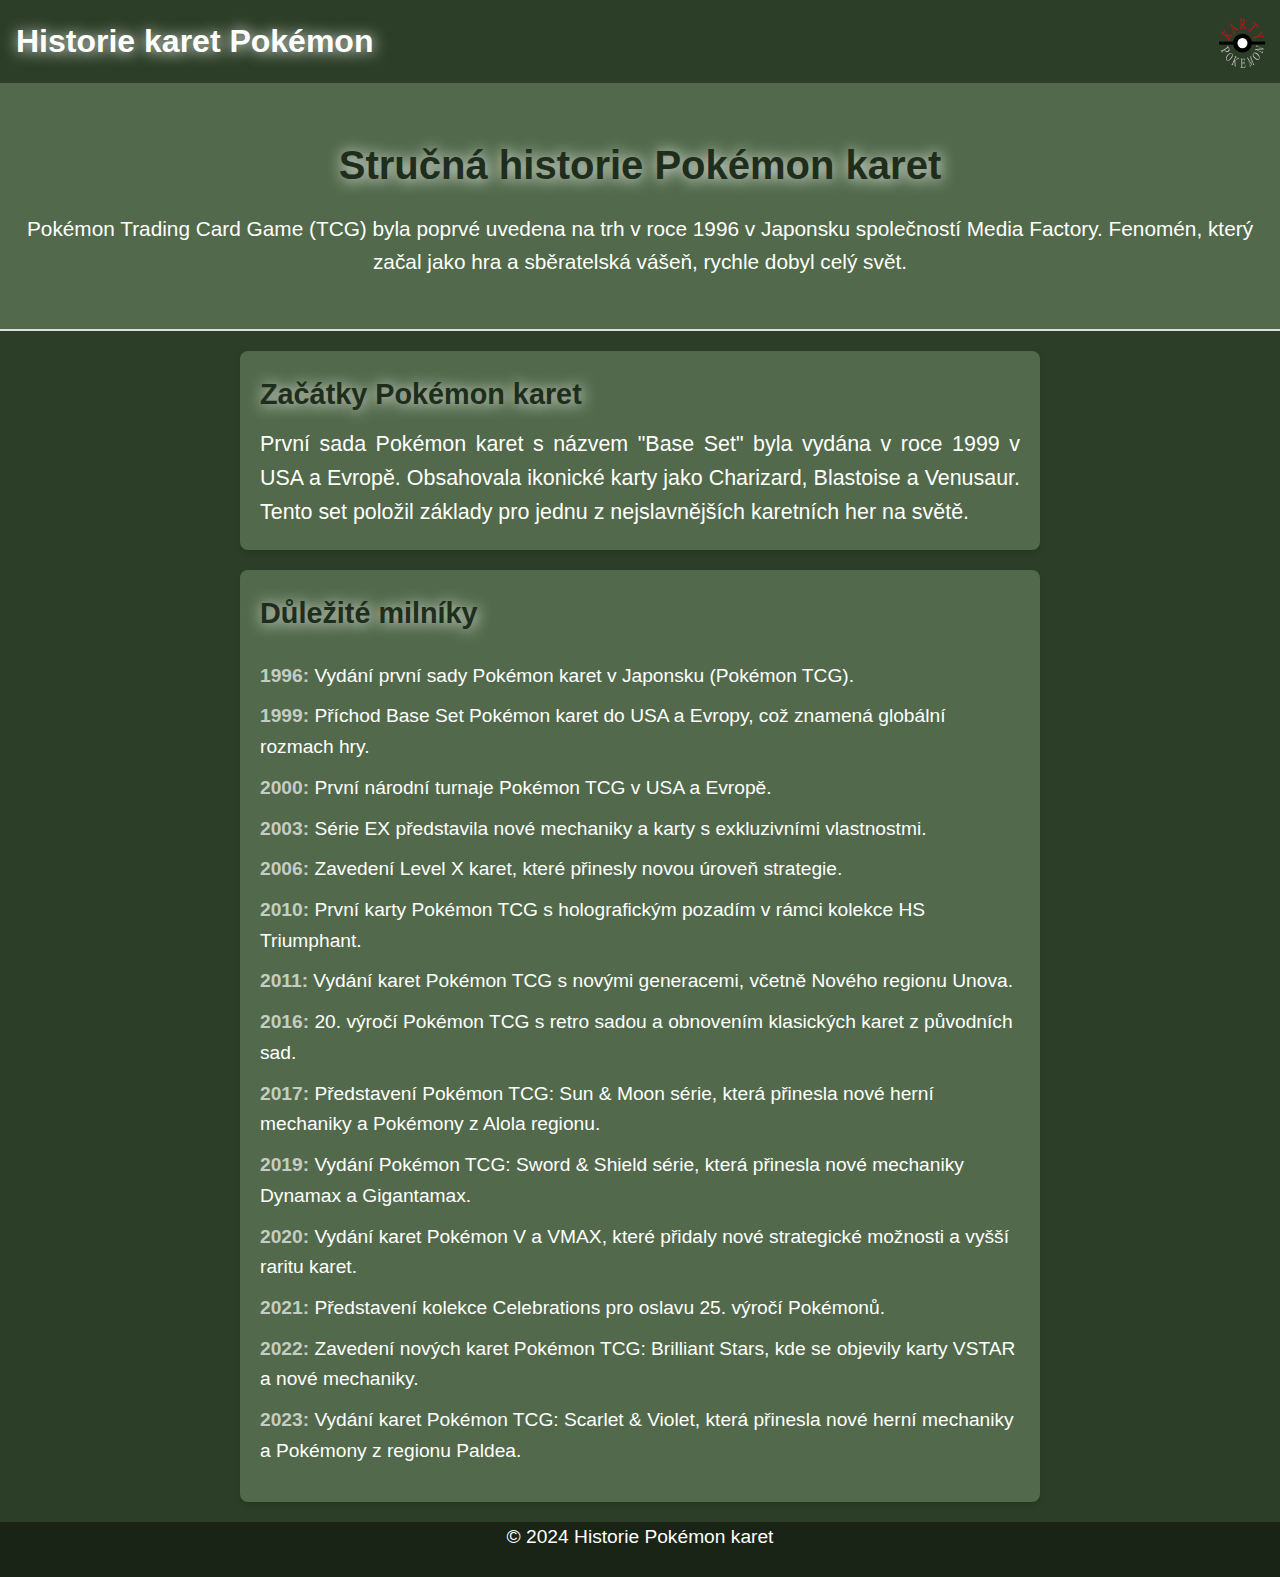
<file: X-historie/historie.html>
<!DOCTYPE html>
<html lang="cs">
<head>
    <meta charset="UTF-8">
    <meta name="viewport" content="width=device-width, initial-scale=1.0">
    <title>Historie Pokémon karet</title>
    <link rel="stylesheet" href="/X-historie/stylehistorie.css">
</head>
<body>
    <header>
        <nav class="navbar">
            <div class="logo">Historie karet Pokémon</div>
            <a href="/index.html" class="button">
                <img src="/obrazky/logov2.svg" alt="Home Icon">
            </a>
        </nav>
    </header>

    <main>
        <section class="hero">
            <h1>Stručná historie Pokémon karet</h1>
            <p>Pokémon Trading Card Game (TCG) byla poprvé uvedena na trh v roce 1996 v Japonsku společností Media Factory. Fenomén, který začal jako hra a sběratelská vášeň, rychle dobyl celý svět.</p>
        </section>

        <section class="history">
            <h2>Začátky Pokémon karet</h2>
            <p>První sada Pokémon karet s názvem "Base Set" byla vydána v roce 1999 v USA a Evropě. Obsahovala ikonické karty jako Charizard, Blastoise a Venusaur. Tento set položil základy pro jednu z nejslavnějších karetních her na světě.</p>
        </section>
        
        <section class="milestones">
            <h2>Důležité milníky</h2>
            <ul>
                <li><strong>1996:</strong> <wt> Vydání první sady Pokémon karet v Japonsku (Pokémon TCG). </wt></li>
                <li><strong>1999:</strong> <wt>Příchod Base Set Pokémon karet do USA a Evropy, což znamená globální rozmach hry.</wt></li>
                <li><strong>2000:</strong> <wt>První národní turnaje Pokémon TCG v USA a Evropě.</wt></li>
                <li><strong>2003:</strong> <wt>Série EX představila nové mechaniky a karty s exkluzivními vlastnostmi.</wt></li>
                <li><strong>2006:</strong> <wt>Zavedení Level X karet, které přinesly novou úroveň strategie.</wt></li>
                <li><strong>2010:</strong> <wt>První karty Pokémon TCG s holografickým pozadím v rámci kolekce HS Triumphant.</wt></li>
                <li><strong>2011:</strong> <wt>Vydání karet Pokémon TCG s novými generacemi, včetně Nového regionu Unova.</wt></li>
                <li><strong>2016:</strong> <wt>20. výročí Pokémon TCG s retro sadou a obnovením klasických karet z původních sad.</wt></li>
                <li><strong>2017:</strong> <wt>Představení Pokémon TCG: Sun & Moon série, která přinesla nové herní mechaniky a Pokémony z Alola regionu.</wt></li>
                <li><strong>2019:</strong> <wt>Vydání Pokémon TCG: Sword & Shield série, která přinesla nové mechaniky Dynamax a Gigantamax.</wt></li>
                <li><strong>2020:</strong> <wt>Vydání karet Pokémon V a VMAX, které přidaly nové strategické možnosti a vyšší raritu karet.</wt></li>
                <li><strong>2021:</strong> <wt>Představení kolekce Celebrations pro oslavu 25. výročí Pokémonů.</wt></li>
                <li><strong>2022:</strong> <wt>Zavedení nových karet Pokémon TCG: Brilliant Stars, kde se objevily karty VSTAR a nové mechaniky.</li>
                <li><strong>2023:</strong> <wt>Vydání karet Pokémon TCG: Scarlet & Violet, která přinesla nové herní mechaniky a Pokémony z regionu Paldea.</wt></li>
            </ul>
        </section>
    </main>

    <footer class="text-center-footer">
        <p>&copy; 2024 Historie Pokémon karet</p>
    </footer>
</body>
</html>
</file>
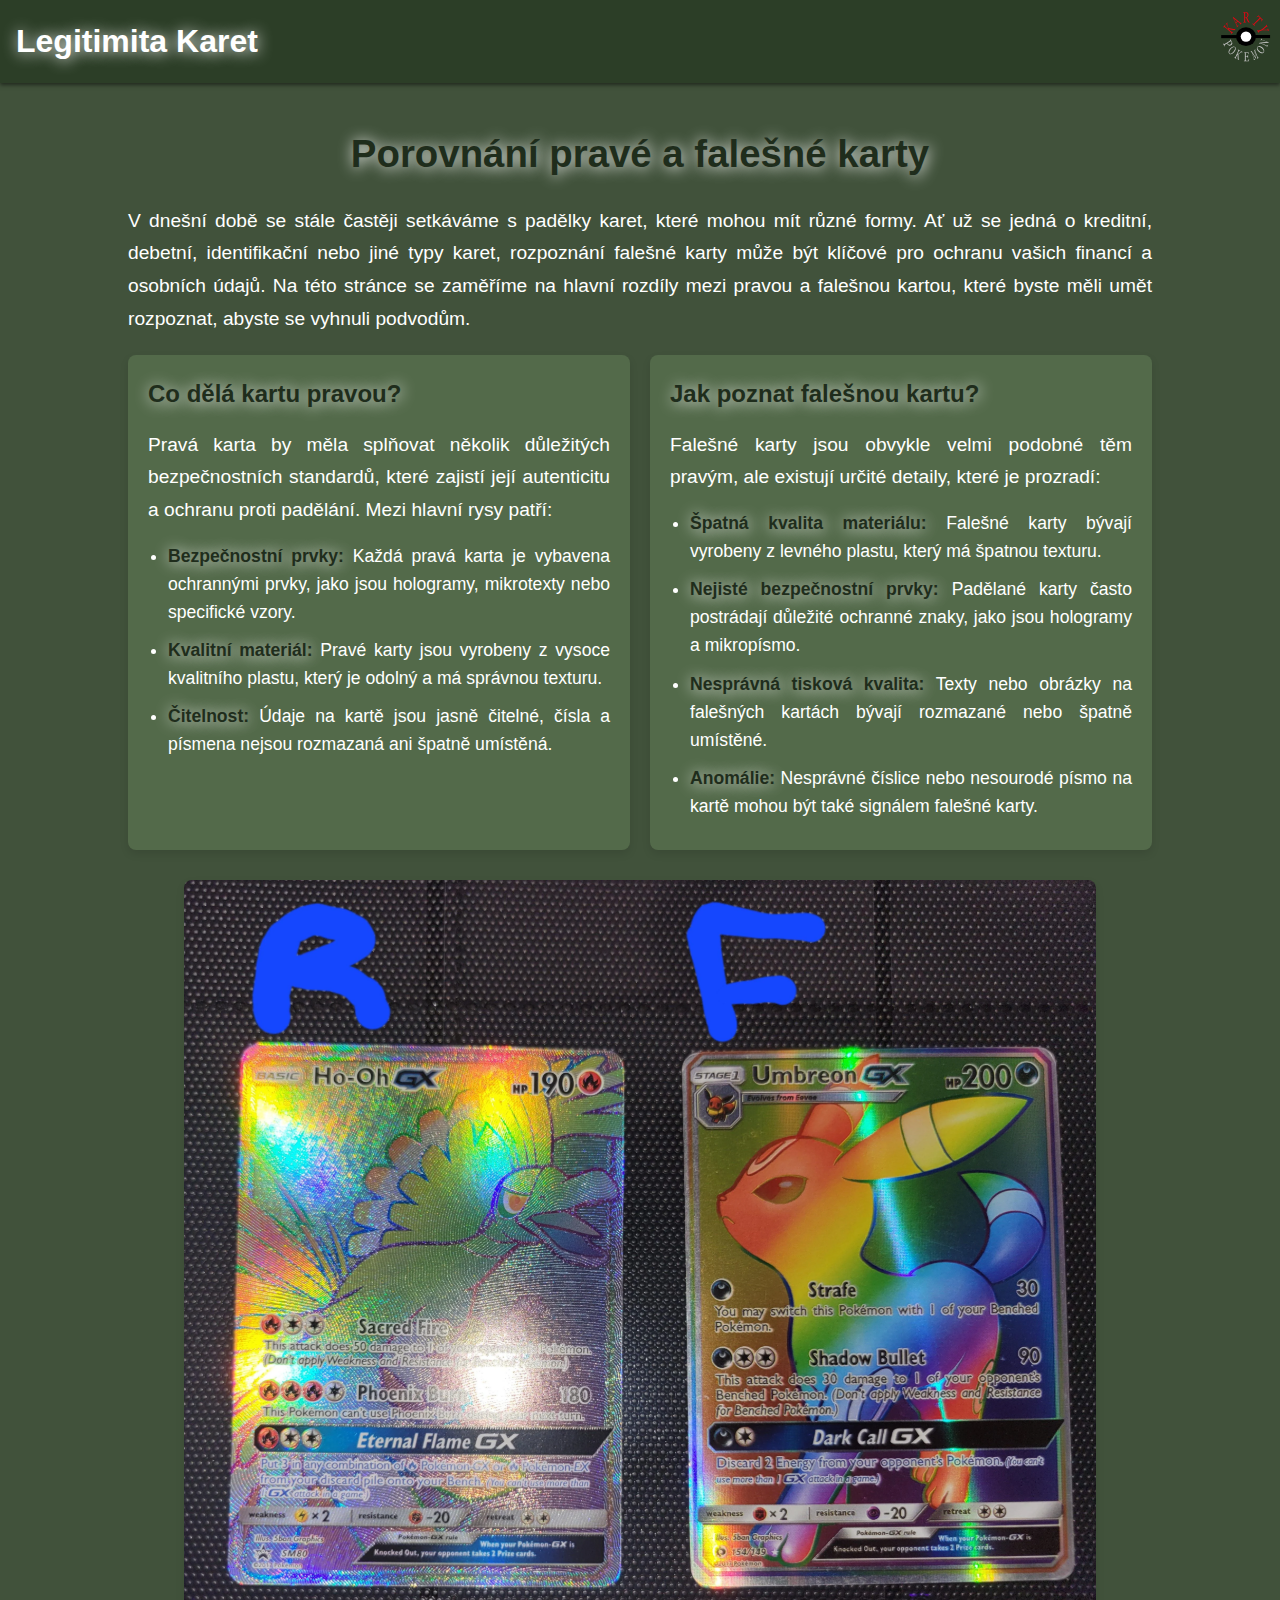
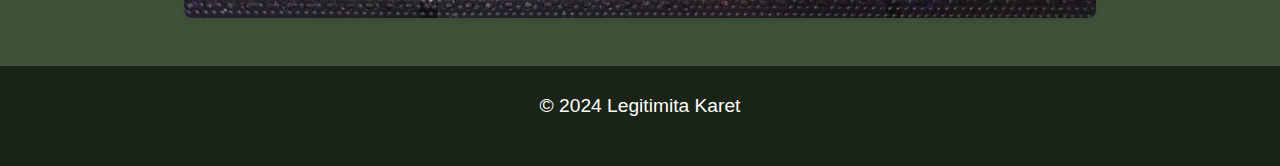
<file: X-legitimita/legitimita.html>
<!DOCTYPE html>
<html lang="cs">
<head>
    <meta charset="UTF-8">
    <meta name="viewport" content="width=device-width, initial-scale=1.0">
    <title>Legitimita Karet</title>
    <link rel="stylesheet" href="stylelegitimita.css">
</head>
<body>

<header>
    <h1>Legitimita Karet</h1>
    <a href="/index.html" class="button">
        <img src="/obrazky/logov2.svg" alt="Home Icon" class="button-icon">
    </a>
</header>

<div class="container">
    <section>
        <h2 class="section-title">Porovnání pravé a falešné karty</h2>
        <p>V dnešní době se stále častěji setkáváme s padělky karet, které mohou mít různé formy. Ať už se jedná o kreditní, debetní, identifikační nebo jiné typy karet, rozpoznání falešné karty může být klíčové pro ochranu vašich financí a osobních údajů. Na této stránce se zaměříme na hlavní rozdíly mezi pravou a falešnou kartou, které byste měli umět rozpoznat, abyste se vyhnuli podvodům.</p>
        
        <!-- Nové rozdělení textu do dvou sloupců -->
        <div class="comparison">
            <div class="column">
                <h3>Co dělá kartu pravou?</h3>
                <p>Pravá karta by měla splňovat několik důležitých bezpečnostních standardů, které zajistí její autenticitu a ochranu proti padělání. Mezi hlavní rysy patří:</p>
                <ul>
                    <li><strong>Bezpečnostní prvky:</strong> Každá pravá karta je vybavena ochrannými prvky, jako jsou hologramy, mikrotexty nebo specifické vzory.</li>
                    <li><strong>Kvalitní materiál:</strong> Pravé karty jsou vyrobeny z vysoce kvalitního plastu, který je odolný a má správnou texturu.</li>
                    <li><strong>Čitelnost:</strong> Údaje na kartě jsou jasně čitelné, čísla a písmena nejsou rozmazaná ani špatně umístěná.</li>
                </ul>
            </div>
            <div class="column">
                <h3>Jak poznat falešnou kartu?</h3>
                <p>Falešné karty jsou obvykle velmi podobné těm pravým, ale existují určité detaily, které je prozradí:</p>
                <ul>
                    <li><strong>Špatná kvalita materiálu:</strong> Falešné karty bývají vyrobeny z levného plastu, který má špatnou texturu.</li>
                    <li><strong>Nejisté bezpečnostní prvky:</strong> Padělané karty často postrádají důležité ochranné znaky, jako jsou hologramy a mikropísmo.</li>
                    <li><strong>Nesprávná tisková kvalita:</strong> Texty nebo obrázky na falešných kartách bývají rozmazané nebo špatně umístěné.</li>
                    <li><strong>Anomálie:</strong> Nesprávné číslice nebo nesourodé písmo na kartě mohou být také signálem falešné karty.</li>
                </ul>
            </div>
        </div>

        <!-- Obrázek karet -->
        <div class="card-image">
            <img src="/obrazky/realvsfake.png" alt="Porovnání pravé a falešné karty">
        </div>
    </section>
</div>

<footer>
    <p>&copy; 2024 Legitimita Karet</p>
</footer>

</body>
</html>
</file>
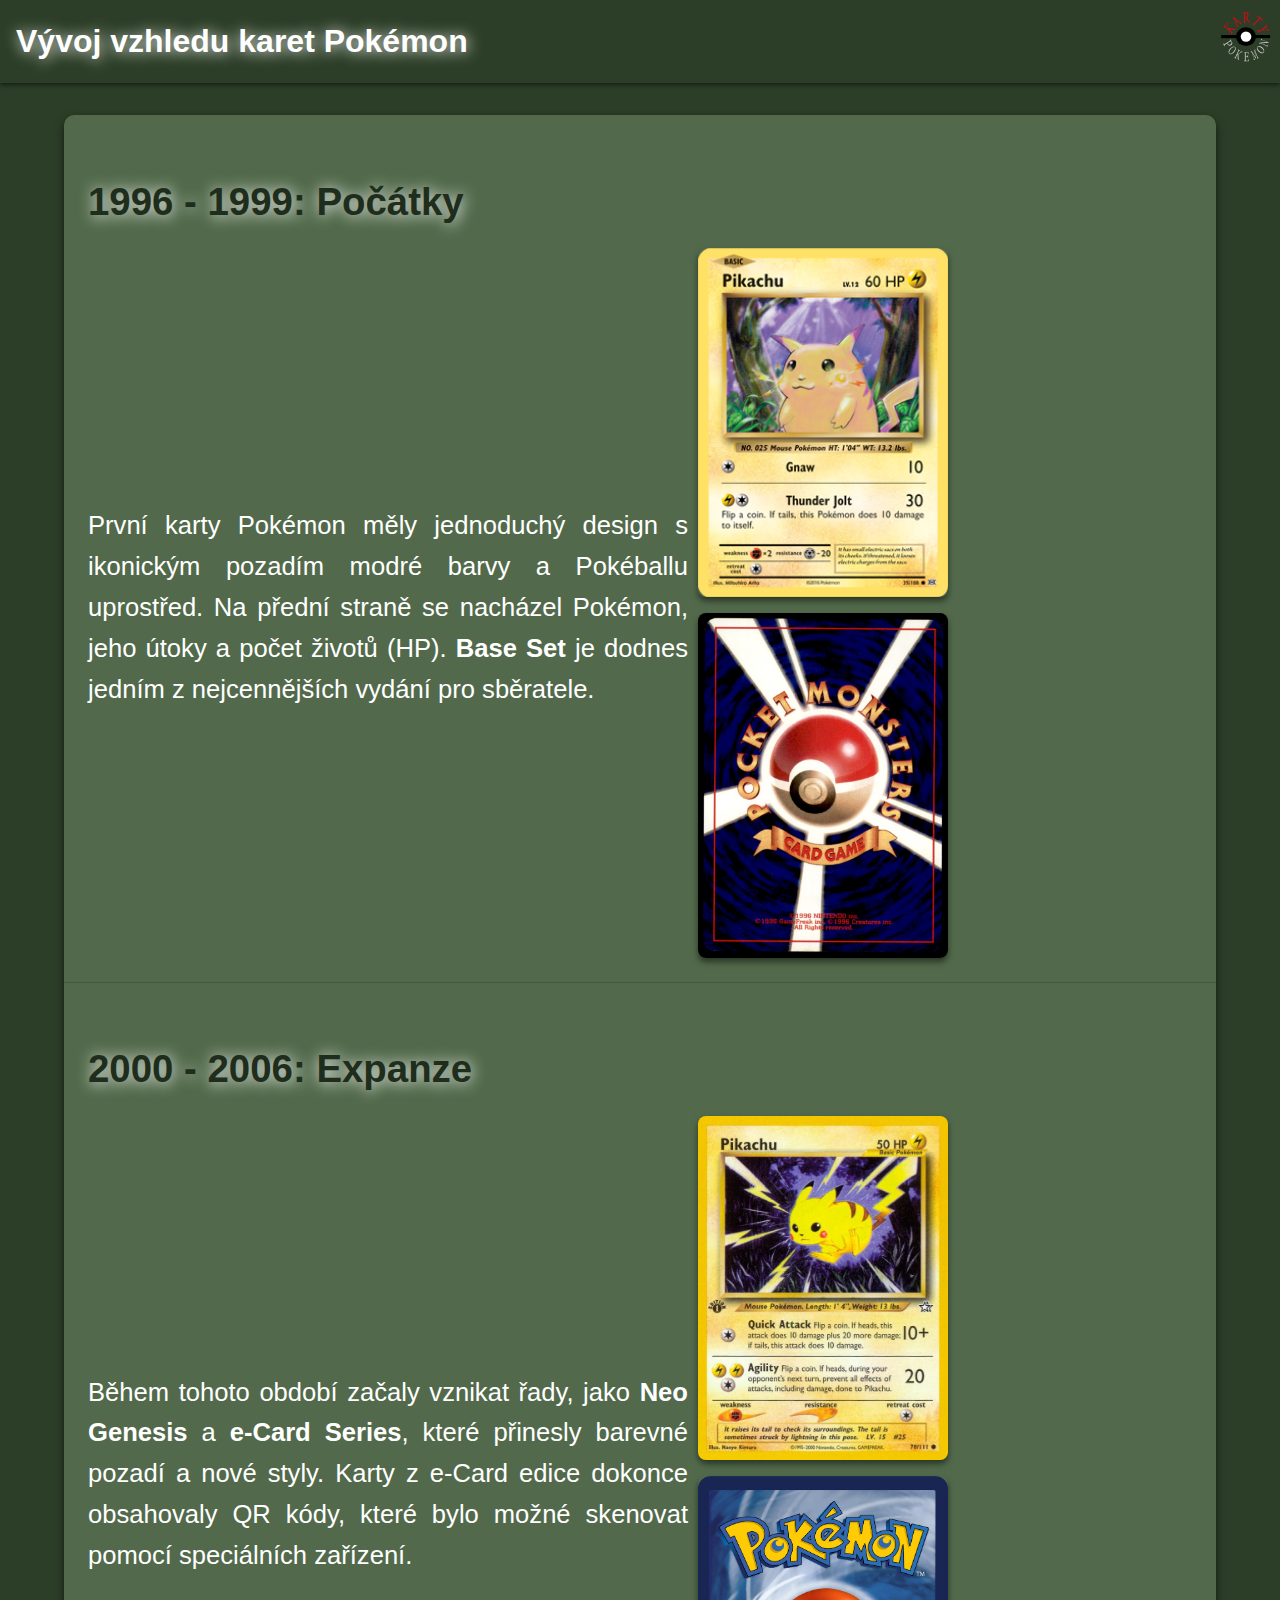
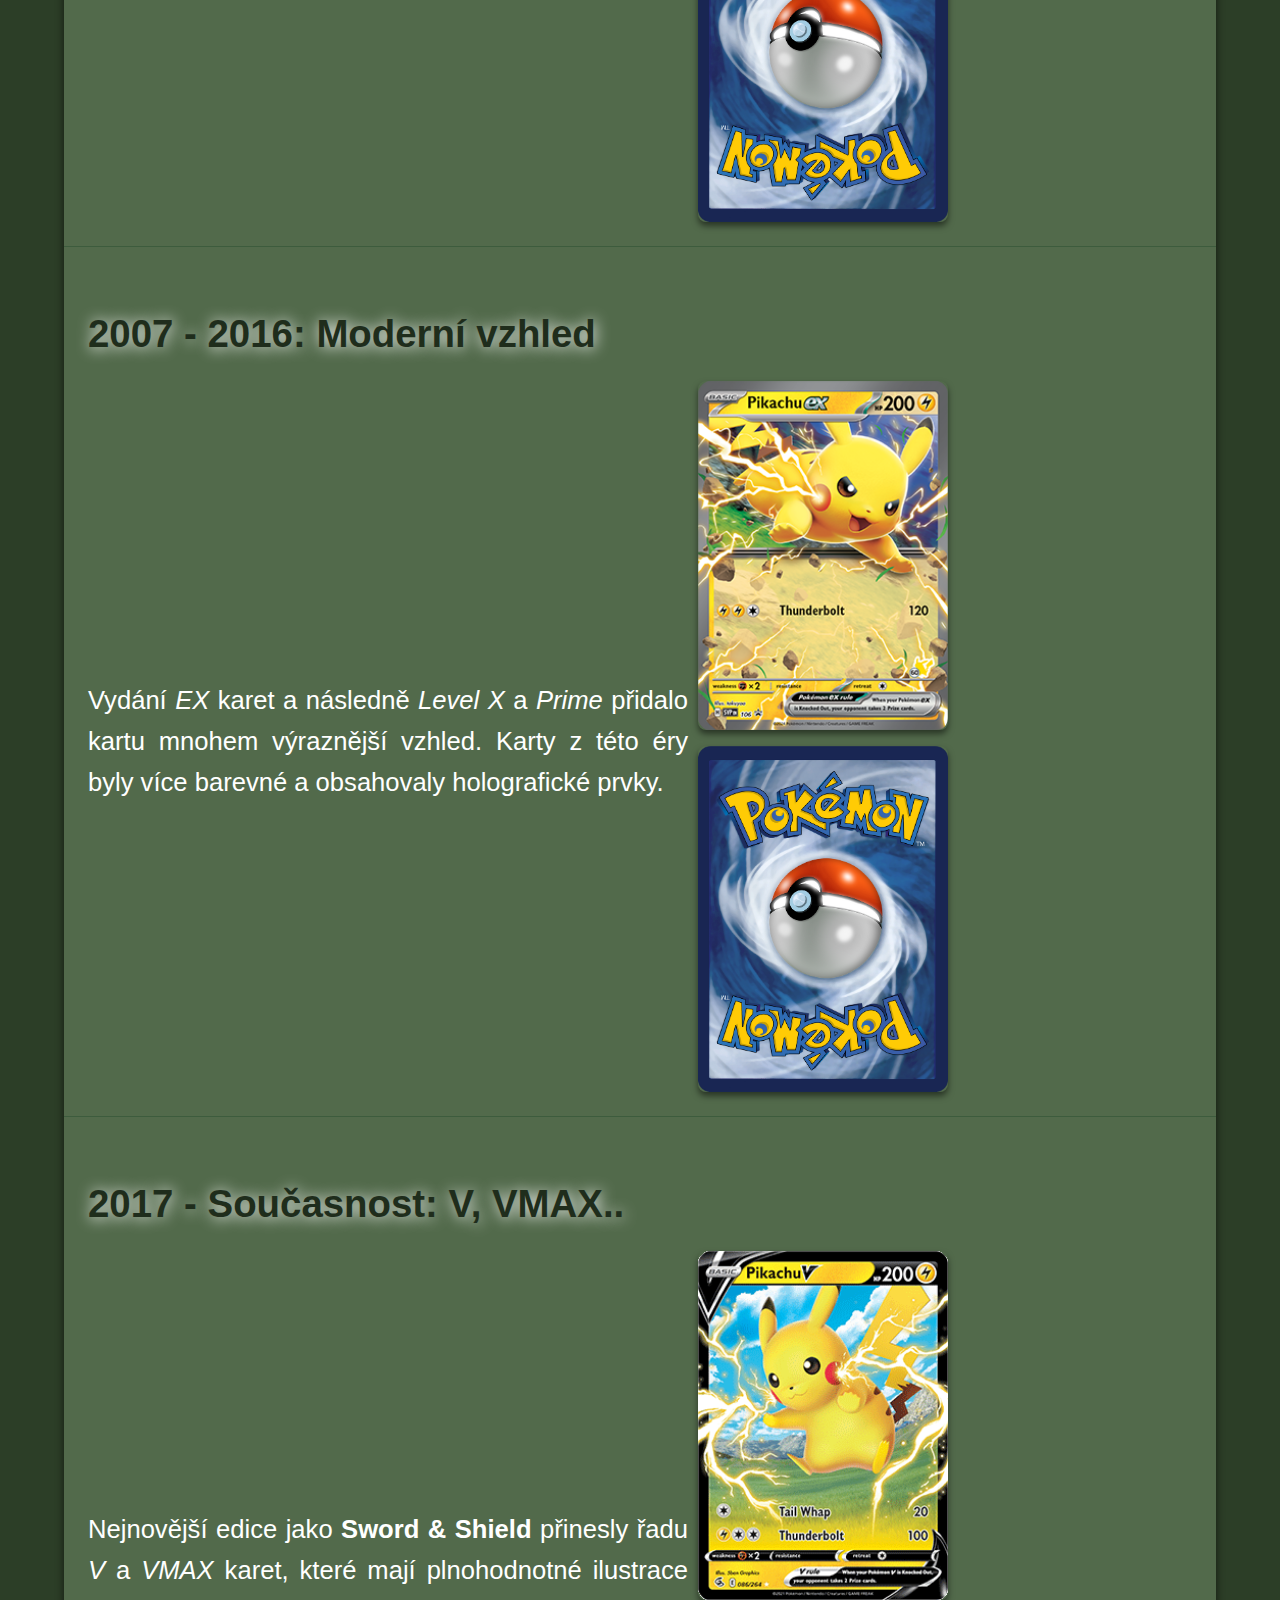
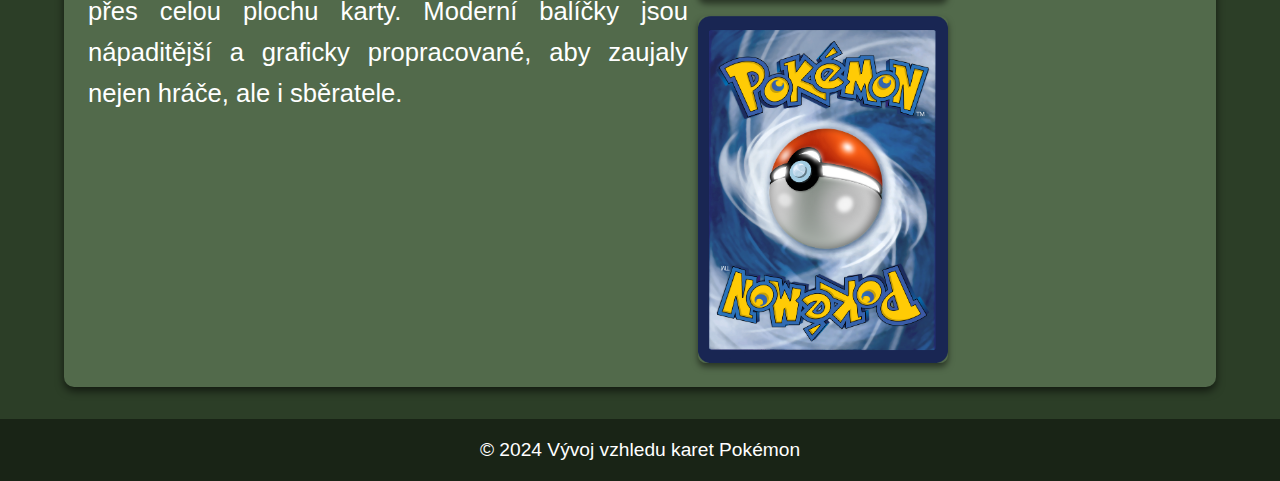
<file: X-vyvoj/vyvoj.html>
<!DOCTYPE html>
<html lang="cs">
<head>
    <meta charset="UTF-8">
    <meta name="viewport" content="width=device-width, initial-scale=1.0">
    <title>Vývoj vzhledu karet Pokémon</title>
    <link rel="stylesheet" href="./stylevyvoj.css">
</head>
<body>
    <header>
        <h1>Vývoj vzhledu karet Pokémon</h1>
        <a href="/index.html" class="button">
            <img src="  /obrazky/logov2.svg" alt="Home Icon" class="button-icon">
        </a>
    </header>
    <main>
        <section>
            <h2>1996 - 1999: Počátky</h2>
            <div class="content">
                <p>První karty Pokémon měly jednoduchý design s ikonickým pozadím modré barvy a 
                Pokéballu uprostřed. Na přední straně se nacházel Pokémon, jeho útoky a počet životů (HP). 
                <strong>Base Set</strong> je dodnes jedním z nejcennějších vydání pro sběratele.</p>
                <div class="card-gallery">
                    <img src="/obrazky/pikachubaseset.png" alt="Base Set front">
                    <img src="/obrazky/basesetback.jpg" alt="Base Set back">
                </div>
            </div>
        </section>
        <section>
            <h2>2000 - 2006: Expanze</h2>
            <div class="content">
                <p>Během tohoto období začaly vznikat řady, jako <strong>Neo Genesis</strong> a <strong>e-Card Series</strong>, 
                které přinesly barevné pozadí a nové styly. Karty z e-Card edice dokonce obsahovaly QR kódy, 
                které bylo možné skenovat pomocí speciálních zařízení.</p>
                <div class="card-gallery">
                    <img src="/obrazky/pikachung.jpg" alt="Neo Genesis karta">
                    <img src="/obrazky/zada.png" alt="Zada karty">
                </div>
            </div>
        </section>
        <section>
            <h2>2007 - 2016: Moderní vzhled</h2>
            <div class="content">
                <p>Vydání <em>EX</em> karet a následně <em>Level X</em> a <em>Prime</em> přidalo kartu mnohem výraznější vzhled. 
                Karty z této éry byly více barevné a obsahovaly holografické prvky.</p>
                <div class="card-gallery">
                    <img src="/obrazky/pikachuex.png" alt="EX karta">
                    <img src="/obrazky/zada.png" alt="Zada karty">
                </div>
            </div>
        </section>
        <section>
            <h2>2017 - Současnost: V, VMAX..</h2>
            <div class="content">
                <p>Nejnovější edice jako <strong>Sword & Shield</strong> přinesly řadu <em>V</em> a <em>VMAX</em> karet, 
                které mají plnohodnotné ilustrace přes celou plochu karty. Moderní balíčky jsou nápaditější a graficky 
                propracované, aby zaujaly nejen hráče, ale i sběratele.</p>
                <div class="card-gallery">
                    <img src="/obrazky/pikachuv.png" alt="V karta">
                    <img src="/obrazky/zada.png" alt="Zada karty">
                </div>
            </div>
        </section>
    </main>
    <footer>
        <p>&copy; 2024 Vývoj vzhledu karet Pokémon</p>
    </footer>
</body>
</html>
</file>
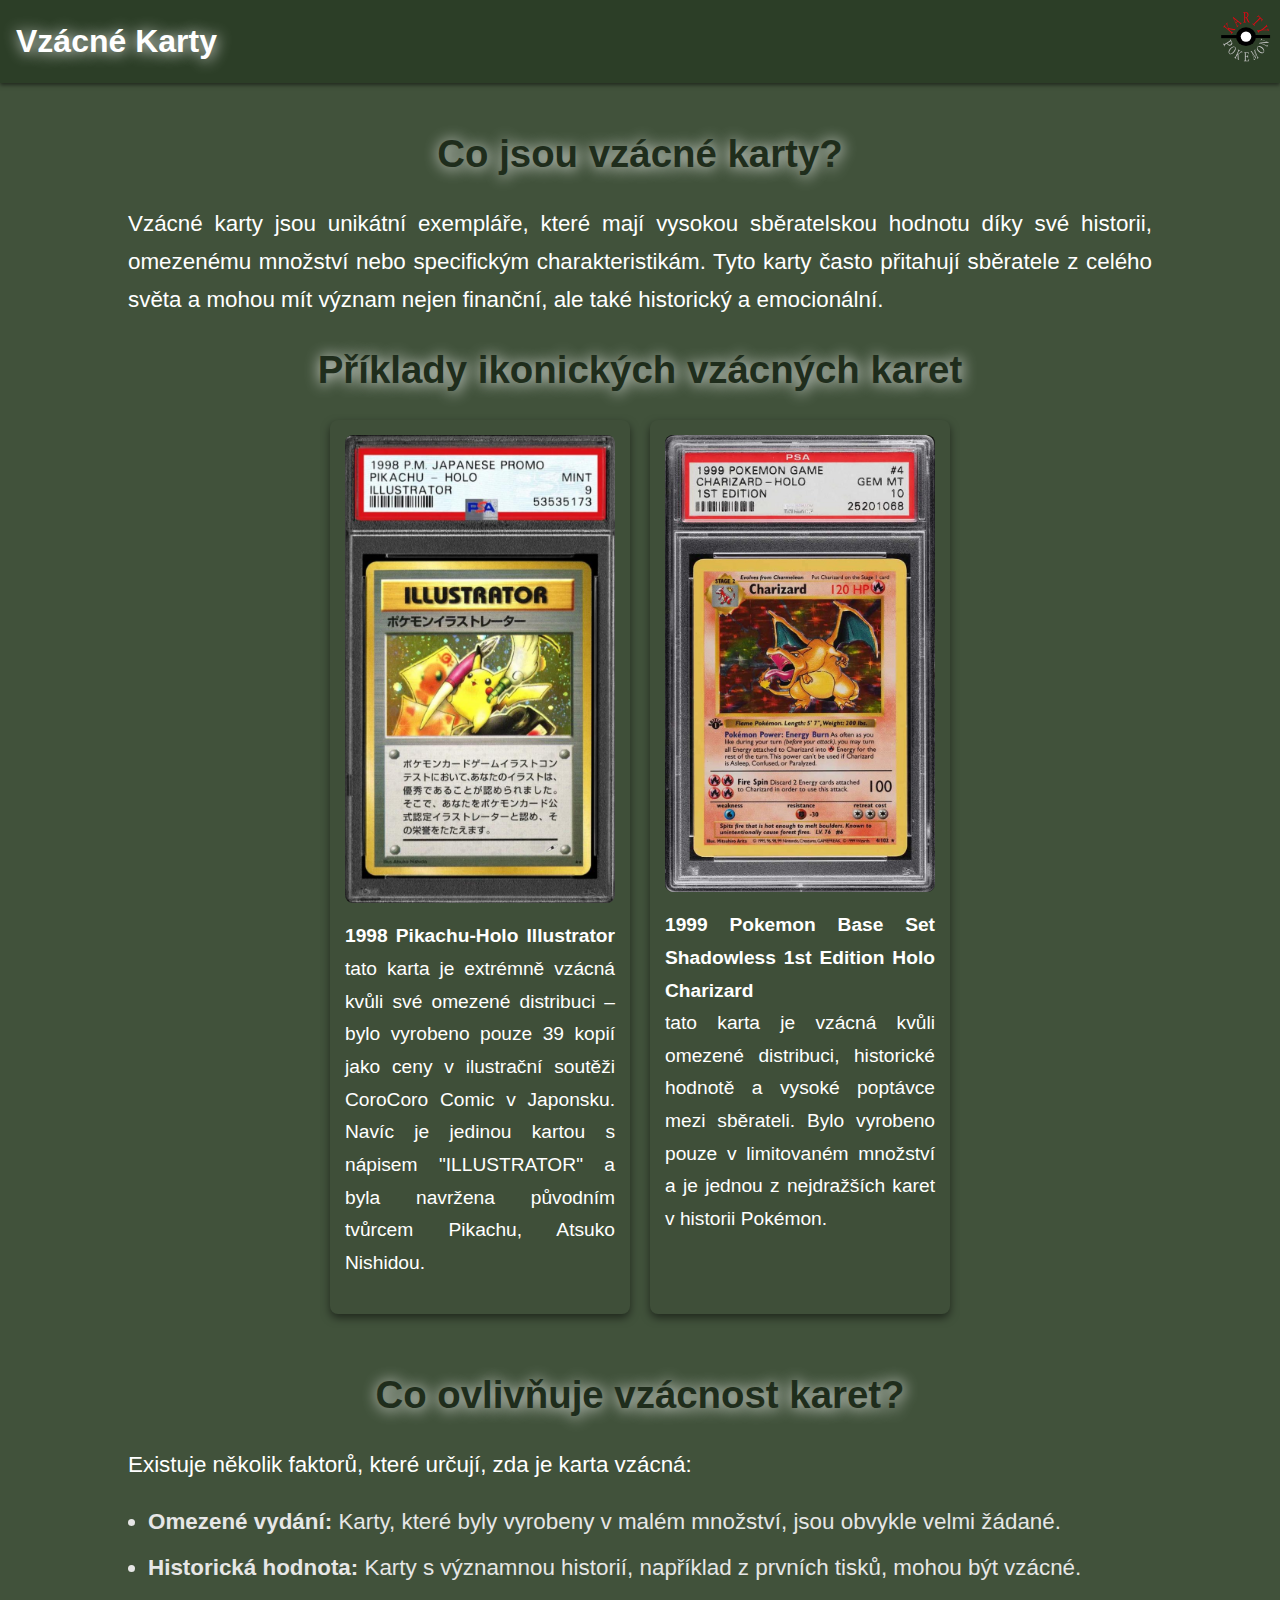
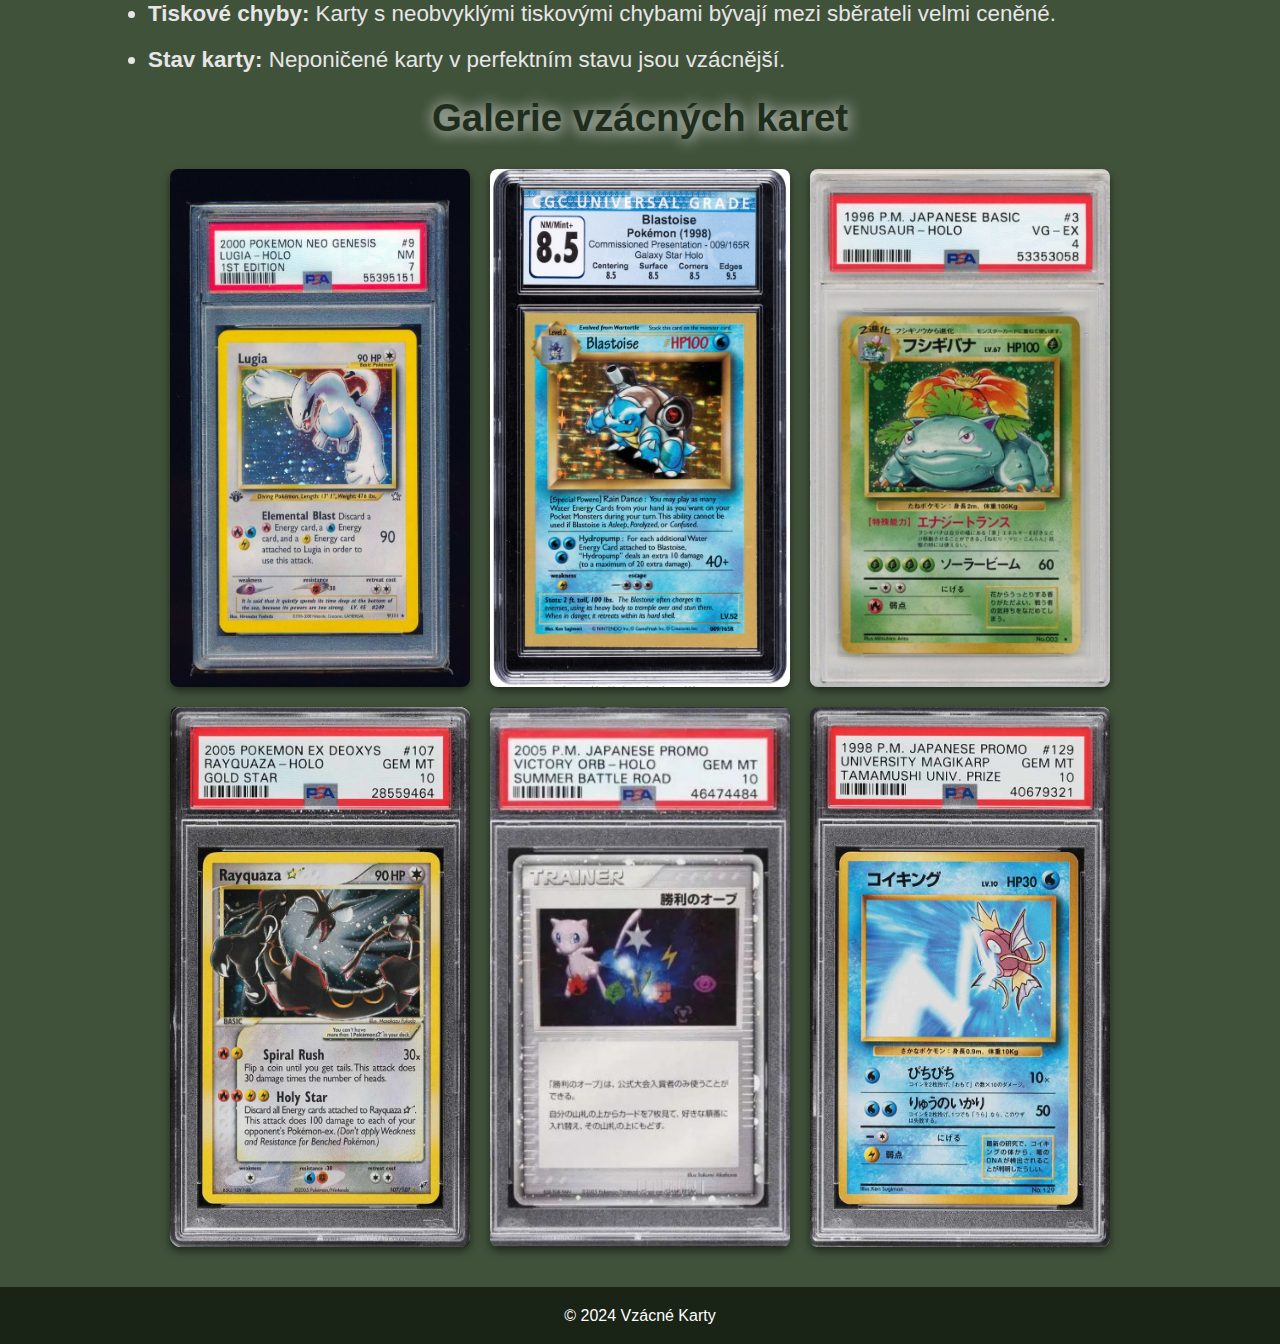
<file: X-vzacnosti/vzacnosti.html>
<!DOCTYPE html>
<html lang="cs">
<head>
    <meta charset="UTF-8">
    <meta name="viewport" content="width=device-width, initial-scale=1.0">
    <title>Vzácné Karty</title>
    <link rel="stylesheet" href="/X-vzacnosti/stylevzacnosti.css">
</head>
<body>

<header>
    <h1>Vzácné Karty</h1>
    <a href="/index.html" class="button">
        <img src="  /obrazky/logov2.svg" alt="Home Icon" class="button-icon">
    </a>
</header>

<div class="container">
    <!-- Úvod -->
    <section class="intro">
        <h2>Co jsou vzácné karty?</h2>
        <p>Vzácné karty jsou unikátní exempláře, které mají vysokou sběratelskou hodnotu díky své historii, omezenému množství nebo specifickým charakteristikám. Tyto karty často přitahují sběratele z celého světa a mohou mít význam nejen finanční, ale také historický a emocionální.</p>
    </section>

    <!-- Příklady vzácných karet -->
    <section class="examples">
        <h2>Příklady ikonických vzácných karet</h2>
        <div class="card-gallery">
            <div class="card-item">
                <img src="/obrazky/pikachu-holo-illustrator1.jpg" alt="Vzácná karta 1">
                <p><strong>1998 Pikachu-Holo Illustrator</strong> tato karta je extrémně vzácná kvůli 
                    své omezené distribuci – bylo vyrobeno pouze 39 kopií jako ceny v ilustrační soutěži CoroCoro
                     Comic v Japonsku. Navíc je jedinou kartou s nápisem "ILLUSTRATOR" a byla navržena původním tvůrcem Pikachu,
                      Atsuko Nishidou.</p>
            </div>
            <div class="card-item">
                <img src="/obrazky/1999-pokemon-base-set-shadowless-1st-edition-holo-charizard1.jpg" alt="Vzácná karta 2">
                <p><strong>1999 Pokemon Base Set Shadowless 1st Edition Holo Charizard<br></strong>
                    tato karta je vzácná kvůli omezené distribuci, historické hodnotě a vysoké poptávce mezi sběrateli. 
                    Bylo vyrobeno pouze v limitovaném množství a je jednou z nejdražších karet v historii Pokémon.</p>
            </div>
        </div>
    </section>

    <!-- Faktory vzácnosti -->
    <section class="rarity-factors">
        <h2 class="specialxd">Co ovlivňuje vzácnost karet?</h2>
        <p>Existuje několik faktorů, které určují, zda je karta vzácná:</p>
        <ul>
            <li><strong>Omezené vydání:</strong> Karty, které byly vyrobeny v malém množství, jsou obvykle velmi žádané.</li>
            <li><strong>Historická hodnota:</strong> Karty s významnou historií, například z prvních tisků, mohou být vzácné.</li>
            <li><strong>Tiskové chyby:</strong> Karty s neobvyklými tiskovými chybami bývají mezi sběrateli velmi ceněné.</li>
            <li><strong>Stav karty:</strong> Neponičené karty v perfektním stavu jsou vzácnější.</li>
        </ul>
    </section>

    <!-- Galerie vzácných karet -->
    <section class="gallery">
        <h2>Galerie vzácných karet</h2>
        <div class="gallery-images">
            <img src="/obrazky/lugia-pokemon-card.jpg" alt="Vzácná karta galerie 1">
            <img src="/obrazky/blastoise-pokemon-card-cropped.jpg" alt="Vzácná karta galerie 2">
            <img src="/obrazky/1996-pokmon-japanese-base-set-holo-venusaur.jpg" alt="Vzácná karta galerie 3">
            <img src="/obrazky/2005-pokemon-ex-deoxys-gold-star-holo-rayquaza1.jpg" alt="Vzácná karta galerie 3">
            <img src="/obrazky/victory-orb-mew-cropped.jpg" alt="Vzácná karta galerie 3">
            <img src="/obrazky/1998-pokemon-japanese-promo-tamamushi-university-prize-magikarp1.jpg" alt="Vzácná karta galerie 3">

        </div>
    </section>
</div>

<footer>
    <p>&copy; 2024 Vzácné Karty</p>
</footer>

</body>
</html>
</file>
<file: X-historie/stylehistorie.css>
* {
    margin: 0;
    padding: 0;
    box-sizing: border-box;
}

body {
    font-family: Arial, sans-serif;
    line-height: 1.6;
    color: #333;
    background-color: #2c3e27;
}


header {
    padding: 1rem;
    box-shadow: 0 2px 4px rgba(0, 0, 0, 0.5);
}

.navbar {
    display: flex;
    justify-content: space-between;
    align-items: center;
}

.logo {
    font-size: 2rem;
    font-weight: bold;
    text-shadow: 1px 1px 15px white;
    color: white;
}

.navbar ul {
    list-style: none;
    display: flex;
}


.hero {
    text-align: center;
    padding: 50px 20px;
    background-color: #526a4b;
    border-bottom: 2px solid #ddd;
}

.hero h1 {
    font-size: 2.5rem;
    color: #1f2d1c;
    text-shadow: 1px 1px 15px white;
    
}

.hero p {
    font-size: 1.3rem;
    margin-top: 15px;
    color: white;
    text-align: justify;
    max-width: 1500px;
    text-align: center;
}


.history, .milestones {
    padding: 20px;
    max-width: 800px;
    margin: 20px auto;
    background-color: #fff;
    border-radius: 8px;
    box-shadow: 0 4px 6px rgba(0, 0, 0, 0.1);
}

.history h2, .milestones h2 {
    font-size: 1.8rem;
    color: #1f2d1c;
    margin-bottom: 10px;
    text-shadow: 1px 1px 15px white;
}

.history p {
    font-size: 1.34rem;
    color: white;
    text-align: justify;
}


.milestones ul {
    list-style-type: none;
    padding: 10px 0;
}

.milestones li {
    padding: 5px 0;
    font-size: 1.2rem;
    color: #555;
}
.milestones p {
    font-size: 1.6rem;
}

#footer {
    position:absolute;
    bottom:40;
    width:100%;
    height:120px;   
    background:#253621;
    color: white;
     

}

.text-center-footer {
    text-align: center;
    position:absolute;
    bottom:40;
    width:100%;
    height:55px;   
    background:	
#192416;
    color: white;
    font-size: 1.2rem;
}

.navbar a{
    position: relative ;
    font-size: 25px;
    color:  white;
    font-weight: 500;
    margin-left: 10px;
    margin-right: 10px;
    text-shadow: 3px 3px 5px lightgreen;
  
}
.button {
    display:inline-block;
    align-items: center;
    justify-content: center;
    background-color: transparent;
    border: none;
    width: 25px;
    height: 25px;
}
.button img {
    width: 100%;
    height: 100%;
    object-fit: cover;
    border-radius: 5px;
    position: absolute;
    object-fit: contain;
    transform: scale(3.2);
}


.button:hover img {
    filter: brightness(0.8);
}


.milestones {
background-color: #526a4b; 
}

ul li strong{
color: #c5cdc3;
}

ul li wt{
color: white;
}

.history {
background-color: #526a4b;
}
</file>
<file: X-legitimita/stylelegitimita.css>
* {
    margin: 0;
    padding: 0;
    box-sizing: border-box;
}

body {
    font-family: 'Arial', sans-serif;
    background-color: #41523b
    ; /* Světle šedá pro pozadí */
    color: #333; /* Tmavě šedá pro text */
    line-height: 1.6;
}

/* Hlavička */
header {
    background-color: #2c3e27; /* Tmavě modrá (stejné jako v historii) */
    color: white;
    padding: 1rem;
    box-shadow: 0 2px 4px rgba(0, 0, 0, 0.5);
    font-size: 1rem; /* Zvýšení velikosti písma pro výraznost */
    text-shadow: 1px 1px 15px white;

}

/* Hlavní kontejner */
.container {
    width: 80%;
    margin: 40px auto;
}

/* Nadpisy sekcí */
.section-title {
    font-size: 2.4rem;
    margin-bottom: 20px;
    color: #1f2d1c; /* Stejná tmavě modrá jako v hlavičce */
    text-align: center;
    text-shadow: 1px 1px 15px white;
}

/* Textové bloky */
p {
    font-size: 1.2rem;
    margin-bottom: 20px;
    line-height: 1.7;
    color: white;
    text-align: justify;
    
}

/* Styl pro text vedle sebe */
.comparison {
    display: flex;
    flex-wrap: wrap; /* Zajištění responsivity při menších obrazovkách */
    gap: 20px; /* Mezera mezi sloupci */
    margin-top: 20px;
}

.column {
    flex: 1;
    min-width: 300px; /* Zajištění minimální šířky sloupce */
    background-color: #536a4a; /* Bílý podklad pro text */
    padding: 20px;
    border-radius: 8px;
    box-shadow: 0 4px 8px rgba(0, 0, 0, 0.1); /* Jemný stín */
    border: 2 2 2 black;
    
}

.column h3 {
    color: #2c3e50;
    margin-bottom: 15px;
    text-shadow: 1px 1px 15px white;
    color: #1f2d1c;
    font-size: 1.5rem;
}

.column p {
    margin-bottom: 15px;
    font-size: 1.2em;
    color: white;
    text-align: justify;
    
}

.column ul {
    list-style-type: disc;
    margin-left: 20px;
}

.column ul li {
    margin-bottom: 10px;
}

/* Styl pro obrázek karet */
.card-image {
    text-align: center;
    margin-top: 30px;
}

.card-image img {
    max-width: 90%; /* Nastavení šířky obrázku na 90% */
    height: auto;
    border-radius: 8px;
    box-shadow: 0 4px 8px rgba(0, 0, 0, 0.1); /* Jemný stín pro obrázek */
}

/* Seznamy */
ul {
    list-style-type: disc;
    margin-left: 20px;
}

ul li {
    font-size: 1.1em;
    margin-bottom: 10px;
    color: white;
    text-align: justify;
}

li strong {
    color: #1f2d1c;
    text-shadow: 1px 1px 15px white;
}


/* Patička */
footer { 
text-align: center;  
background-color: #192416; 
color: white; 
display: flex; 
justify-content: center;
align-items: center;  
height: 100px;}

/* Odkazy */
a {
    color: #1abc9c; /* Svěží barva pro odkazy (stejná jako v historii) */
    text-decoration: none;
}

a:hover {
    text-decoration: underline;
    color: #16a085; /* Tmavší odstín při hoveru */
}

.button { 
position: absolute; 
top: 10px; 
right: 10px; 
display: inline-block; 
background-color: transparent; 
border: none; 
width: 50px; 
height: 50px; 
cursor: pointer; 
} 

.button img { 
width: 100%; 
height: 100%; 
object-fit: contain; 
border-radius: 5px; 
transform: scale(1.6);
} 

.button:hover img { 
filter: brightness(0.8); 
}

h2 {
color: #1f2d1c;
}
</file>
<file: X-vyvoj/stylevyvoj.css>
body {
    margin: 0;
    font-family: Arial, sans-serif;
    background-color: #2c3e27;
    color: #ffffff;
    line-height: 1.6;
}

header {
    padding: 1rem;
    box-shadow: 0 2px 4px rgba(0, 0, 0, 0.5);
}

header h1 {
    margin: 0;
    color: white;
    font-size: 2rem;
    text-shadow: 1px 1px 15px white;
}

header p {
    margin-top: 0.5rem;
    color: #d3d3d3;
}

main {
    margin: 2rem auto;
    width: 90%;
    max-width: 1200px;
    background-color: #526a4b;
    border-radius: 10px;
    box-shadow: 0 4px 8px rgba(0, 0, 0, 0.6);
}

section {
    padding: 1.5rem;
    border-bottom: 1px solid #3d5c3d;
}

section:last-child {
    border-bottom: none;
}

section h2 {
    color: #1f2d1c;
    font-size: 2.4rem;
    margin-bottom: 1rem;
    flex-grow: 1;
 text-shadow: 1px 1px 15px white;


}

section p {
    color: #d3d3d3;
    font-size: 1.1rem;
    margin-bottom: 1rem;
}


.card-gallery {
    display: flex;
    flex-wrap: wrap;
    gap: 1rem;
    margin-left: 10px;

}

.card-gallery img {
    width: 100%;
    max-width: 250px;
    border-radius: 8px;
    box-shadow: 0 4px 6px rgba(0, 0, 0, 0.5);
    transition: transform 0.3s ease;
}

.card-gallery img:hover {
    transform: scale(1.05);
}

.content {
    display: flex;
    flex-wrap: wrap;
    justify-content: space-between;
    align-items: center;
}

.content p {
    flex: 1 1 60%;
    color: white;
    text-align: justify;
    flex-grow: 1;
    max-width: 600px;
    font-size: 1.6rem;
}

.card-gallery {
    flex: 1 1 35%;
}


footer {
    text-align: center;
    padding: 1rem;
    background-color: #192416;
    color: white;

}

footer p {
    margin: 0;
    font-size: 1.2rem;
}

.header { 
position: relative; height: 100px;
}

.button { 
position: absolute;
top: 10px;
right: 10px;
display: inline-block;
background-color: transparent; 
border: none; width: 50px;
height: 50px;
cursor: pointer; 
}

.button img { 
width: 100%; 
height: 100%; 
object-fit: contain; 
border-radius: 5px; 
transform: scale(1.6);
}

.button:hover img { 
filter: brightness(0.8); 
}
</file>
<file: X-vzacnosti/stylevzacnosti.css>
/* Reset základních stylů */
* {
    margin: 0;
    padding: 0;
    box-sizing: border-box;
}

body {
    font-family: 'Arial', sans-serif;
    background-color: #41523b; /* Tmavě zelená pozadí (inspirace z nahrané stránky) */
    color: #e6e6e6; /* Světle šedý text */
    line-height: 1.6;
}

/* Hlavička */
header {
    background-color: #2c3e27; /* Tmavě modrá (stejné jako v historii) */
    color: white;
    padding: 1rem;
    box-shadow: 0 2px 4px rgba(0, 0, 0, 0.5);
    font-size: 1rem; /* Zvýšení velikosti písma pro výraznost */
    text-shadow: 1px 1px 15px white;

}


/* Kontejner */
.container {
    width: 80%;
    margin: 40px auto;
}

/* Nadpisy sekcí */
section h2 {
    font-size: 2.4em;
    margin-bottom: 20px;
    color: #1f2d1c; /* Světle zelená */
    text-align: center;
    text-shadow: 1px 1px 15px white;
}

/* Textové bloky */
section p {
    font-size: 1.4rem;
    margin-bottom: 20px;
    line-height: 1.7;
    color: white; /* Světle šedý text */
    text-align: justify;
}

/* Seznamy */
ul {
    list-style-type: disc;
    margin-left: 20px;
}

ul li {
    font-size: 1.4em;
    margin-bottom: 10px;
    color: #e6e6e6;
    text-align: justify;
}

/* Galerie vzácných karet */
.card-gallery {
    display: flex;
    flex-wrap: wrap;
    gap: 20px;
    justify-content: center;
    margin-top: 20px;
}

.card-item {
    width: 300px;
    background-color: #3f4f39; /* Tmavší zelené pozadí karty */
    padding: 15px;
    border-radius: 8px;
    box-shadow: 0 4px 8px rgba(0, 0, 0, 0.5);
    text-align: center;
}

.card-item img {
    max-width: 100%;
    border-radius: 8px;
    margin-bottom: 10px;
}

.card-item p {
    font-size: 1.2rem;
    color: #ffffff; /* Bílý text */
}
.card-item strong{
    text-shadow: 2 2 2 red;
}
/* Galerie obrázků */
.gallery-images {
    display: flex;
    flex-wrap: wrap;
    gap: 20px;
    justify-content: center;
    margin-top: 20px;
}

.gallery-images img {
    max-width: 300px;
    border-radius: 8px;
    box-shadow: 0 4px 8px rgba(0, 0, 0, 0.5);
}

/* Patička */
footer {
    text-align: center;
    padding: 1rem;
    background-color: #192416;
    color: white;

}

.button { 
    position: absolute;
    top: 10px;
    right: 10px;
    display: inline-block;
    background-color: transparent; 
    border: none; width: 50px;
    height: 50px;
    cursor: pointer; 
    }
    
    .button img { 
    width: 100%; 
    height: 100%; 
    object-fit: contain; 
    border-radius: 5px; 
    transform: scale(1.6);
    }
    
    .button:hover img { 
    filter: brightness(0.8); 
    }

    .specialxd {
        margin-top: 50px;
    }
</file>
